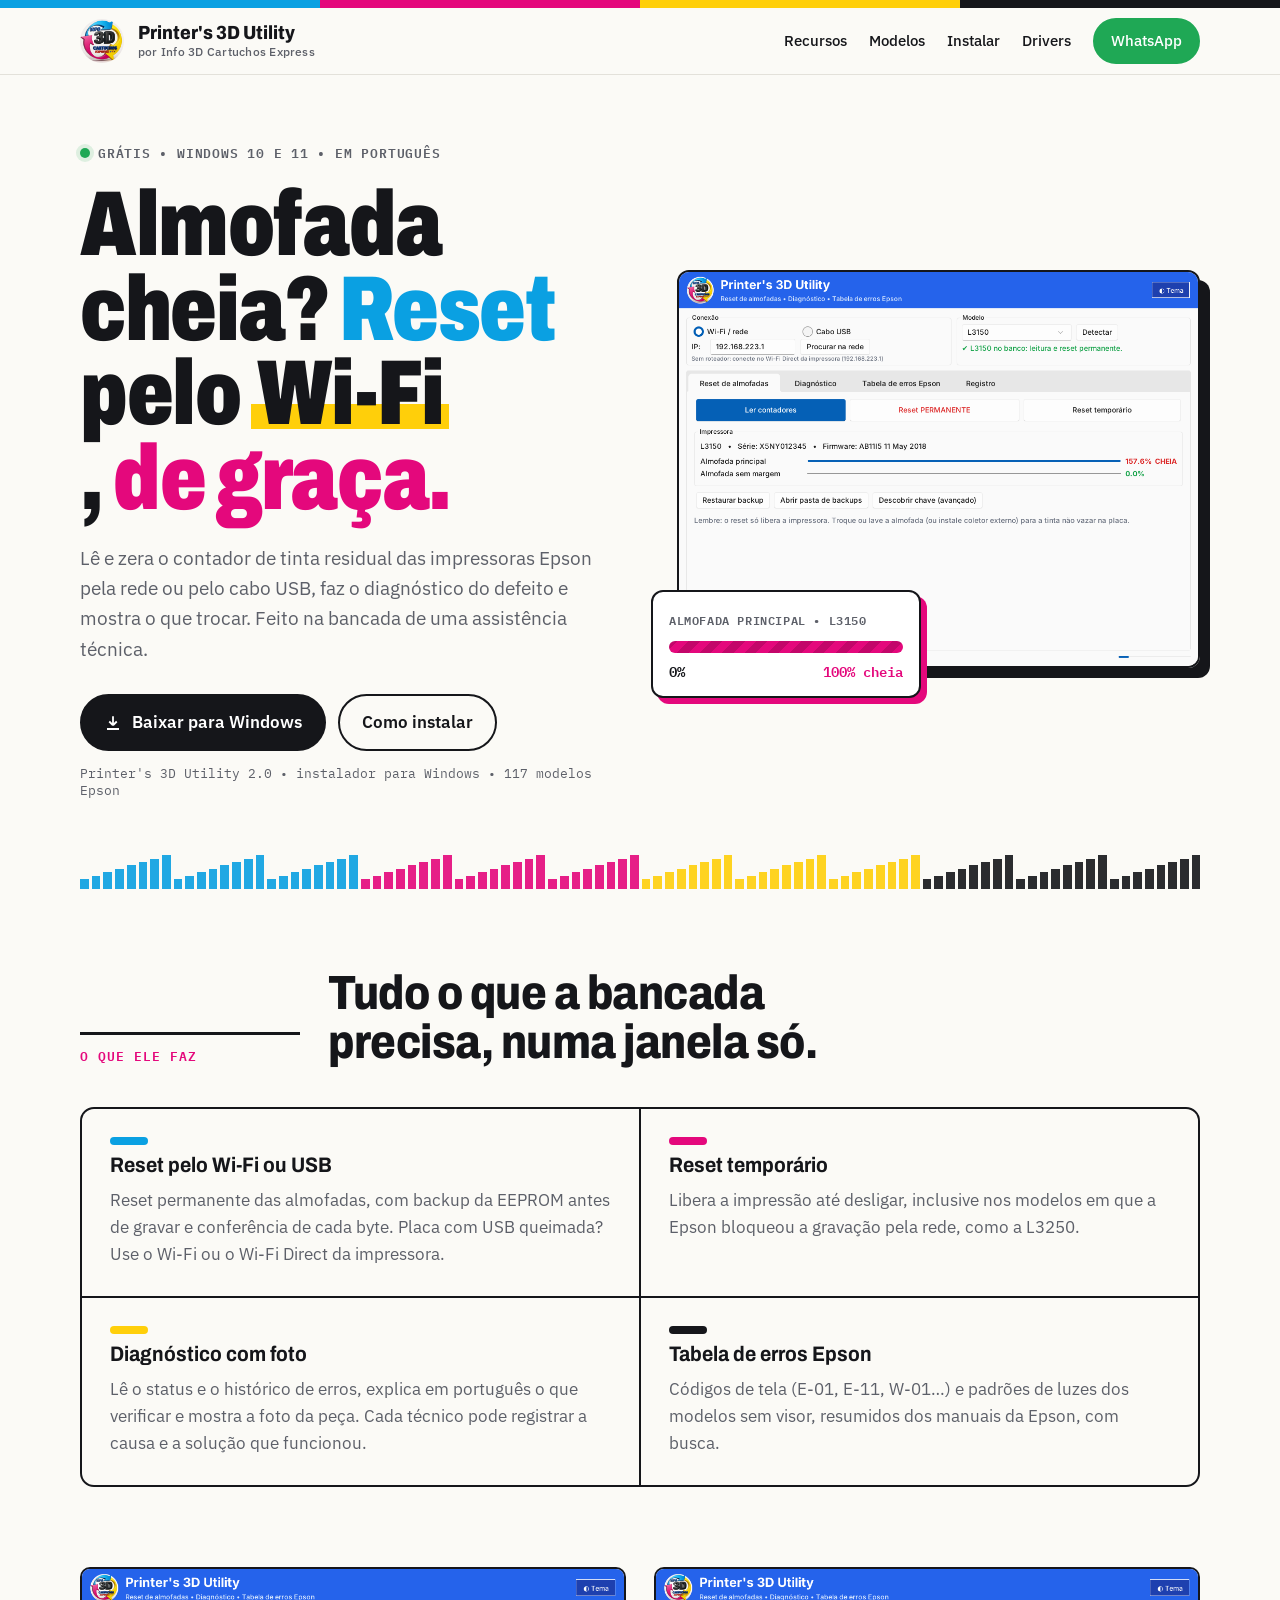
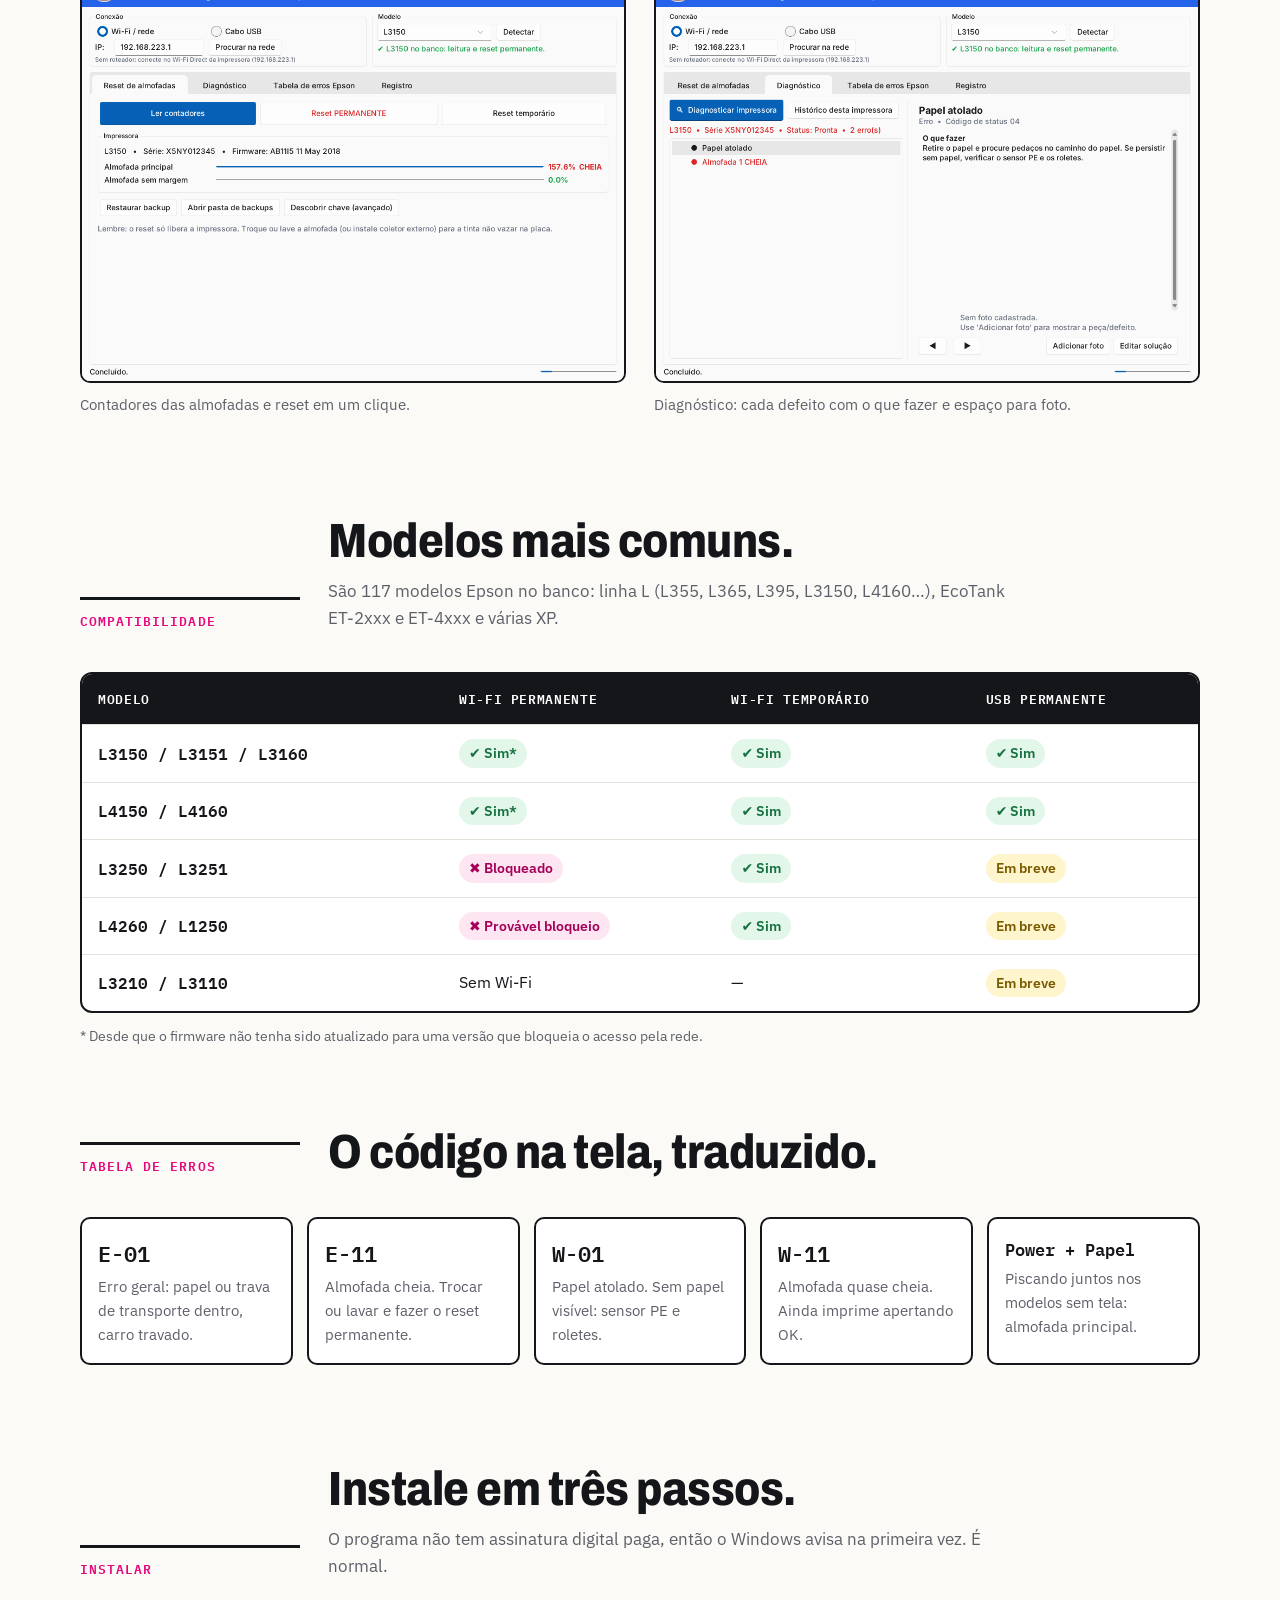
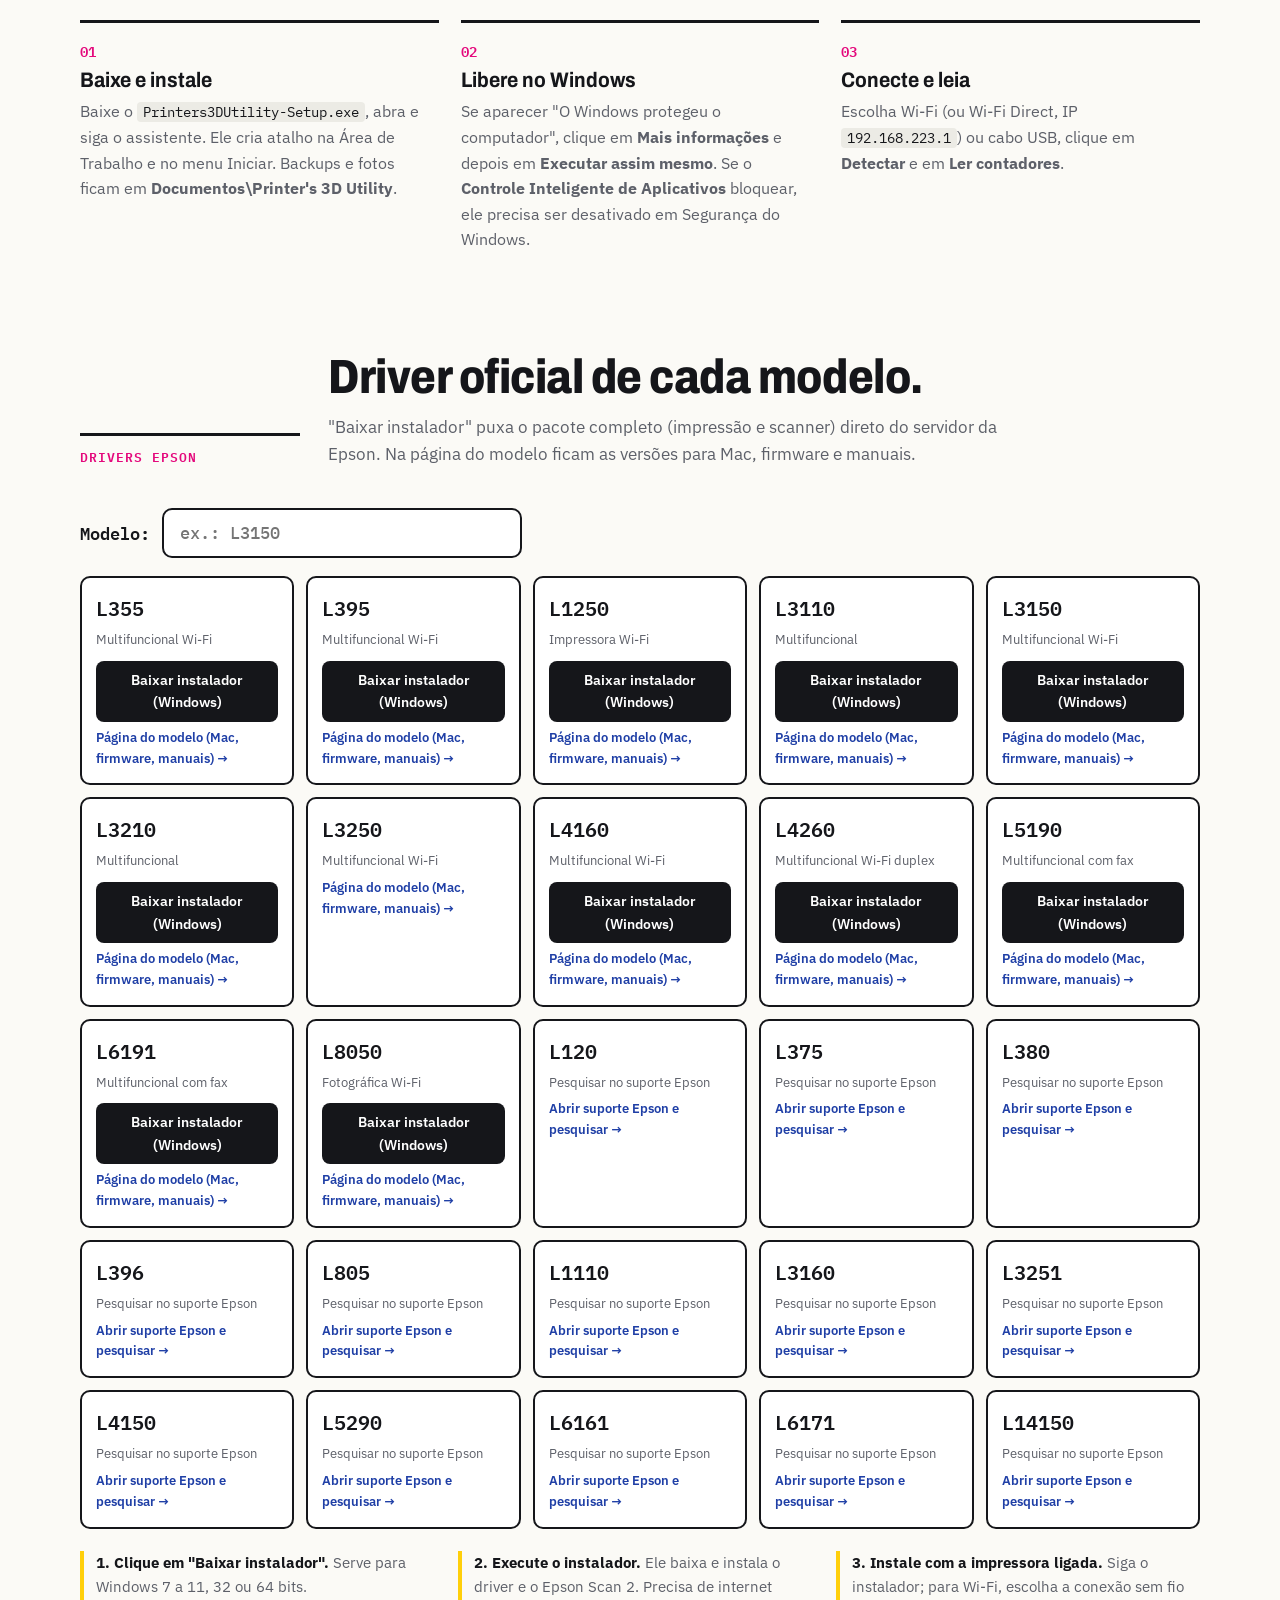
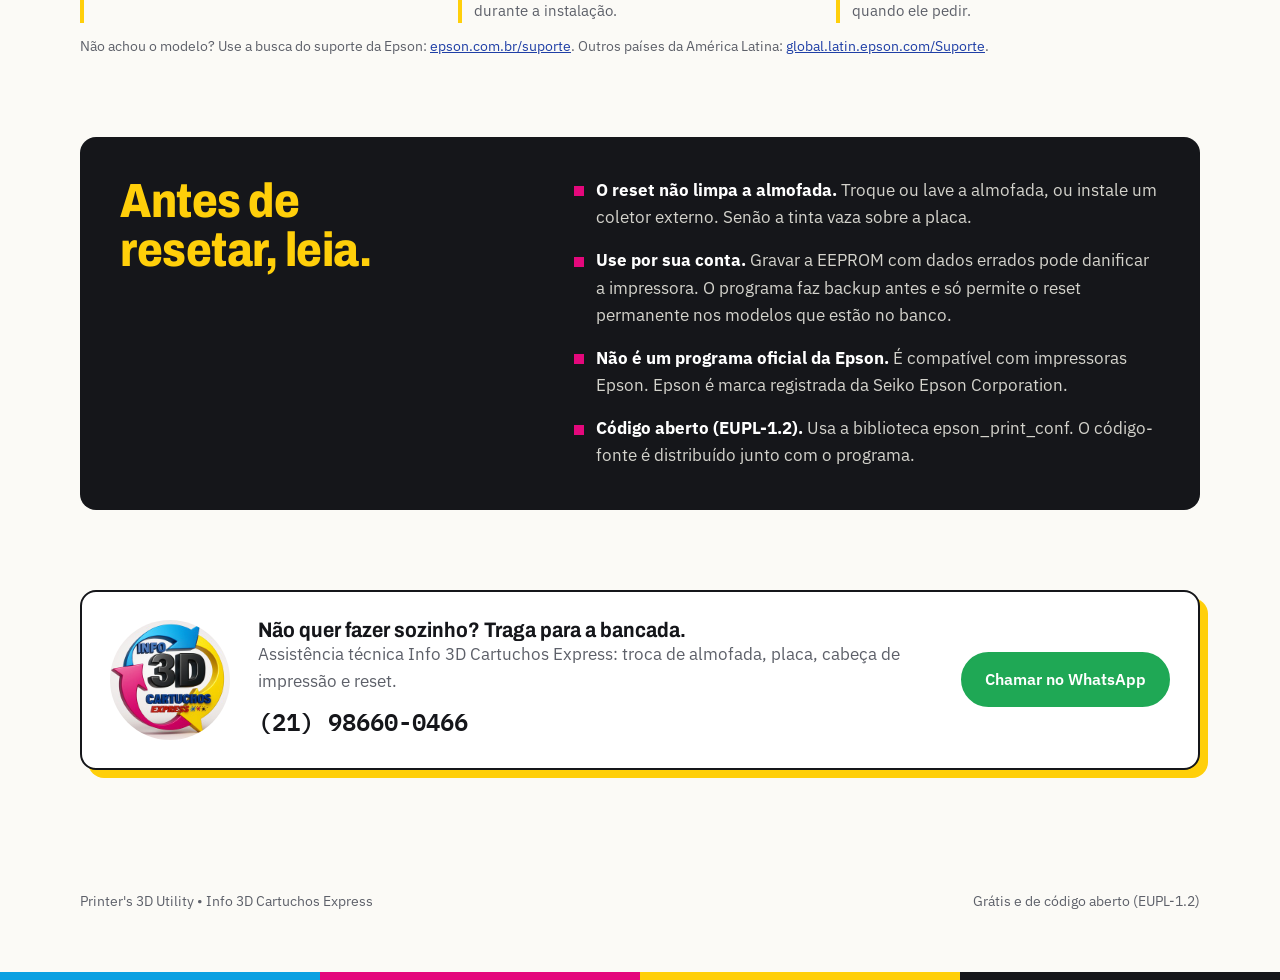
<file: index.html>
<!DOCTYPE html>
<html lang="pt-BR">
<head>
<meta charset="utf-8">
<meta name="viewport" content="width=device-width, initial-scale=1">
<title>Printer's 3D Utility</title>
<meta name="description" content="Programa grátis para Windows: reset de almofadas Epson pelo Wi-Fi ou USB, diagnóstico de defeitos e tabela de erros em português. Da assistência Info 3D Cartuchos Express.">
<link rel="icon" href="logo.jpg">
<link rel="preconnect" href="https://fonts.googleapis.com">
<link rel="preconnect" href="https://fonts.gstatic.com" crossorigin>
<link href="https://fonts.googleapis.com/css2?family=Archivo:wdth,wght@62..125,400..900&family=IBM+Plex+Mono:wght@400;600&family=IBM+Plex+Sans:wght@400;500;600&display=swap" rel="stylesheet">
<style>
  :root {
    /* Papel de impressão + as quatro tintas CMYK do logo. Layout: página de teste de impressora, faixas e marcas de registro. */
    --papel: #fbfaf6;
    --tinta: #15161a;
    --ciano: #0aa0e2;
    --magenta: #e4087c;
    --amarelo: #ffcf0a;
    --azul: #1f3fa6;
    --cinza: #5d6069;
    --linha: #e3e1da;
    --display: "Archivo", "Arial Narrow", system-ui, sans-serif;
    --corpo: "IBM Plex Sans", system-ui, -apple-system, "Segoe UI", sans-serif;
    --mono: "IBM Plex Mono", ui-monospace, Consolas, monospace;
    color-scheme: light;
  }
  * { box-sizing: border-box; }
  html { scroll-behavior: smooth; }
  @media (prefers-reduced-motion: reduce) { html { scroll-behavior: auto; } * { animation: none !important; transition: none !important; } }
  body { margin: 0; background: var(--papel); color: var(--tinta); font: 400 17px/1.6 var(--corpo); }
  img { max-width: 100%; height: auto; display: block; }
  a { color: var(--azul); }
  a:focus-visible, button:focus-visible { outline: 3px solid var(--ciano); outline-offset: 3px; border-radius: 6px; }
  .wrap { width: min(1120px, 100% - 40px); margin-inline: auto; }
  h1, h2, h3 { font-family: var(--display); text-wrap: balance; line-height: 1.02; margin: 0; }
  h2 { font-size: clamp(30px, 4.4vw, 48px); font-weight: 800; font-stretch: 85%; letter-spacing: -0.01em; }
  h3 { font-size: 21px; font-weight: 700; font-stretch: 90%; }
  p { margin: 0; }
  .mono { font-family: var(--mono); }

  /* Faixa CMYK (como a barra de cores de uma página de teste) */
  .cmyk { display: grid; grid-template-columns: repeat(4, 1fr); height: 8px; }
  .cmyk span:nth-child(1) { background: var(--ciano); }
  .cmyk span:nth-child(2) { background: var(--magenta); }
  .cmyk span:nth-child(3) { background: var(--amarelo); }
  .cmyk span:nth-child(4) { background: var(--tinta); }

  /* Topo */
  header.topo { position: sticky; top: 0; z-index: 10; background: color-mix(in srgb, var(--papel) 92%, transparent); backdrop-filter: blur(8px); border-bottom: 1px solid var(--linha); }
  .topo .wrap { display: flex; align-items: center; gap: 14px; padding: 10px 0; }
  .topo img { width: 44px; height: 44px; border-radius: 50%; }
  .marca { font-family: var(--display); font-weight: 800; font-stretch: 90%; font-size: 19px; line-height: 1.1; }
  .marca small { display: block; font: 500 12px var(--corpo); color: var(--cinza); letter-spacing: .02em; }
  .topo nav { margin-left: auto; display: flex; gap: 22px; align-items: center; }
  .topo nav a { color: var(--tinta); text-decoration: none; font-weight: 500; font-size: 15px; }
  .topo nav a:hover { color: var(--magenta); }
  @media (max-width: 760px) { .topo nav a:not(.bt) { display: none; } }

  .bt { display: inline-flex; align-items: center; gap: 10px; padding: 13px 22px; border-radius: 999px; font-weight: 600; text-decoration: none; border: 2px solid var(--tinta); transition: transform .15s, box-shadow .15s; }
  .bt:hover { transform: translateY(-2px); box-shadow: 4px 4px 0 var(--tinta); }
  .bt-escuro { background: var(--tinta); color: #fff !important; }
  .bt-claro { background: transparent; color: var(--tinta) !important; }
  .bt-wpp { background: #1fa855; border-color: #1fa855; color: #fff !important; padding: 9px 16px; font-size: 14px; }
  .bt-wpp:hover { box-shadow: 4px 4px 0 #0f6b33; }

  /* Hero */
  .hero { padding: 64px 0 56px; position: relative; overflow: hidden; }
  .hero .wrap { display: grid; grid-template-columns: 1.05fr 1fr; gap: 48px; align-items: center; }
  @media (max-width: 900px) { .hero .wrap { grid-template-columns: 1fr; } }
  .selo { display: inline-flex; gap: 8px; align-items: center; font: 600 13px var(--mono); text-transform: uppercase; letter-spacing: .06em; color: var(--cinza); margin-bottom: 18px; }
  .selo i { width: 10px; height: 10px; border-radius: 50%; background: #1fa855; box-shadow: 0 0 0 4px #1fa85522; }
  .hero h1 { font-size: clamp(44px, 7.4vw, 92px); font-weight: 900; font-stretch: 75%; letter-spacing: -0.015em; line-height: .92; }
  .hero h1 .c { color: var(--ciano); }
  .hero h1 .m { color: var(--magenta); }
  .hero h1 .u { display: inline-block; background: linear-gradient(transparent 62%, var(--amarelo) 62% 92%, transparent 92%); padding: 0 .06em; }
  .hero .sub { font-size: 19px; color: var(--cinza); max-width: 34em; margin: 22px 0 30px; }
  .hero .acoes { display: flex; flex-wrap: wrap; gap: 12px; align-items: center; }
  .nota-dl { font: 400 13px var(--mono); color: var(--cinza); margin-top: 14px; }

  /* Medidor da almofada: o detalhe que só este assunto tem */
  .tela { position: relative; }
  .tela img { border-radius: 12px; border: 2px solid var(--tinta); box-shadow: 10px 10px 0 var(--tinta); }
  .medidor { position: absolute; left: -26px; bottom: -30px; background: #fff; border: 2px solid var(--tinta); border-radius: 12px; padding: 14px 16px; width: 270px; box-shadow: 6px 6px 0 var(--magenta); }
  .medidor b { font: 600 12px var(--mono); text-transform: uppercase; letter-spacing: .05em; color: var(--cinza); }
  .barra { height: 12px; border-radius: 99px; background: var(--linha); overflow: hidden; margin: 8px 0 6px; }
  .barra span { display: block; height: 100%; width: 100%; background: repeating-linear-gradient(-45deg, var(--magenta) 0 8px, #c3066a 8px 16px); animation: esvazia 4.5s ease-in-out 1s infinite alternate; transform-origin: left; }
  @keyframes esvazia { 0%, 25% { transform: scaleX(1); } 75%, 100% { transform: scaleX(0.02); background: var(--ciano); } }
  .medidor .num { display: flex; justify-content: space-between; font: 600 14px var(--mono); }
  .medidor .num em { font-style: normal; color: var(--magenta); }
  @media (max-width: 900px) { .medidor { left: 12px; bottom: -24px; } .tela { margin-bottom: 30px; } }

  /* Escada de bicos (padrão de teste de bicos) como divisor */
  .bicos { display: flex; gap: 3px; height: 34px; align-items: end; overflow: hidden; opacity: .9; }
  .bicos span { flex: 1; min-width: 3px; }

  section { padding: 80px 0; }
  .cab-sec { display: grid; grid-template-columns: 220px 1fr; gap: 28px; margin-bottom: 40px; align-items: end; }
  .cab-sec .rot { font: 600 13px var(--mono); text-transform: uppercase; letter-spacing: .08em; color: var(--magenta); border-top: 3px solid var(--tinta); padding-top: 10px; }
  .cab-sec p { color: var(--cinza); max-width: 40em; margin-top: 12px; }
  @media (max-width: 760px) { .cab-sec { grid-template-columns: 1fr; gap: 10px; } }

  /* Recursos */
  .recursos { display: grid; grid-template-columns: repeat(2, 1fr); gap: 2px; background: var(--tinta); border: 2px solid var(--tinta); border-radius: 14px; overflow: hidden; }
  @media (max-width: 760px) { .recursos { grid-template-columns: 1fr; } }
  .rec { background: var(--papel); padding: 28px; display: grid; gap: 10px; align-content: start; }
  .rec .tag { width: 38px; height: 8px; border-radius: 4px; }
  .rec p { color: var(--cinza); }

  /* Duas telas */
  .telas { display: grid; grid-template-columns: 1fr 1fr; gap: 28px; }
  @media (max-width: 760px) { .telas { grid-template-columns: 1fr; } }
  .telas figure { margin: 0; }
  .telas img { border: 2px solid var(--tinta); border-radius: 10px; }
  .telas figcaption { font-size: 15px; color: var(--cinza); margin-top: 10px; }

  /* Tabela de modelos */
  .tabela { overflow-x: auto; border: 2px solid var(--tinta); border-radius: 12px; background: #fff; }
  table { width: 100%; border-collapse: collapse; min-width: 640px; font-size: 16px; }
  th, td { padding: 14px 16px; text-align: left; border-bottom: 1px solid var(--linha); }
  th { font: 600 13px var(--mono); text-transform: uppercase; letter-spacing: .05em; background: var(--tinta); color: #fff; }
  td:first-child { font-family: var(--mono); font-weight: 600; }
  tr:last-child td { border-bottom: 0; }
  .ok, .nao, .med { display: inline-flex; align-items: center; gap: 6px; font-size: 14px; font-weight: 600; padding: 3px 10px; border-radius: 99px; }
  .ok { background: #e3f6ea; color: #157140; }
  .nao { background: #fde6f1; color: #a5005a; }
  .med { background: #fff5cc; color: #7a5a00; }
  .rodape-tab { font-size: 14px; color: var(--cinza); margin-top: 12px; }

  /* Códigos de erro */
  .codigos { display: grid; grid-template-columns: repeat(auto-fill, minmax(200px, 1fr)); gap: 14px; }
  .cod { border: 2px solid var(--tinta); border-radius: 10px; padding: 16px; background: #fff; }
  .cod .k { font: 600 22px var(--mono); }
  .cod p { font-size: 15px; color: var(--cinza); margin-top: 4px; }

  /* Passos */
  .passos { counter-reset: p; display: grid; grid-template-columns: repeat(3, 1fr); gap: 22px; }
  @media (max-width: 900px) { .passos { grid-template-columns: 1fr; } }
  .passo { counter-increment: p; border-top: 3px solid var(--tinta); padding-top: 16px; display: grid; gap: 8px; align-content: start; }
  .passo::before { content: counter(p, decimal-leading-zero); font: 600 14px var(--mono); color: var(--magenta); }
  .passo p { color: var(--cinza); font-size: 16px; }
  .passo code { font-family: var(--mono); background: #ecebe5; padding: 1px 6px; border-radius: 4px; font-size: 14px; color: var(--tinta); }

  /* Avisos */
  .avisos { background: var(--tinta); color: #f1f0ea; border-radius: 16px; padding: 40px; display: grid; grid-template-columns: 1fr 1.4fr; gap: 36px; }
  .avisos h2 { color: var(--amarelo); }
  .avisos ul { margin: 0; padding: 0; list-style: none; display: grid; gap: 16px; }
  .avisos li { padding-left: 22px; position: relative; color: #d4d3cc; }
  .avisos li::before { content: ""; position: absolute; left: 0; top: .55em; width: 10px; height: 10px; background: var(--magenta); }
  .avisos li b { color: #fff; }
  @media (max-width: 860px) { .avisos { grid-template-columns: 1fr; padding: 28px; } }

  /* Contato */
  .contato { display: grid; grid-template-columns: auto 1fr auto; gap: 28px; align-items: center; border: 2px solid var(--tinta); border-radius: 16px; padding: 28px; background: #fff; box-shadow: 8px 8px 0 var(--amarelo); }
  .contato img { width: 120px; height: 120px; border-radius: 50%; }
  .contato .tel { font: 600 24px var(--mono); margin-top: 6px; }
  .contato p { color: var(--cinza); }
  @media (max-width: 760px) { .contato { grid-template-columns: 1fr; text-align: left; } }


  /* Drivers */
  .drv-busca { display: flex; gap: 12px; align-items: center; margin-bottom: 18px; flex-wrap: wrap; }
  .drv-busca input { font: 500 17px var(--mono); padding: 12px 16px; border: 2px solid var(--tinta); border-radius: 10px; background: #fff; width: min(360px, 100%); }
  .drv-busca input:focus-visible { outline: 3px solid var(--ciano); outline-offset: 2px; }
  .drivers { display: grid; grid-template-columns: repeat(auto-fill, minmax(180px, 1fr)); gap: 12px; }
  .drv { display: grid; gap: 6px; align-content: start; border: 2px solid var(--tinta); border-radius: 10px; padding: 14px; background: #fff; color: var(--tinta); }
  .drv-bt { display: inline-block; margin-top: 4px; padding: 8px 10px; border-radius: 8px; background: var(--tinta); color: #fff !important; font-size: 14px; font-weight: 600; text-decoration: none; text-align: center; }
  .drv-bt:hover { background: var(--azul); }
  .drv-lk { font-size: 13px; font-weight: 600; text-decoration: none; }
  .drv b { font: 600 20px var(--mono); }
  .drv span { font-size: 13px; color: var(--cinza); }
  .drv-passos { margin-top: 22px; display: grid; grid-template-columns: repeat(auto-fit, minmax(240px, 1fr)); gap: 14px; font-size: 15px; color: var(--cinza); }
  .drv-passos div { border-left: 4px solid var(--amarelo); padding-left: 12px; }
  .drv-passos b { color: var(--tinta); }

  footer { padding: 40px 0 60px; font-size: 14px; color: var(--cinza); }
  footer .wrap { display: flex; flex-wrap: wrap; gap: 10px 30px; justify-content: space-between; }
</style>
</head>
<body>

<div class="cmyk" aria-hidden="true"><span></span><span></span><span></span><span></span></div>
<header class="topo">
  <div class="wrap">
    <img src="logo.jpg" alt="Logo Info 3D Cartuchos Express">
    <div class="marca">Printer's 3D Utility<small>por Info 3D Cartuchos Express</small></div>
    <nav>
      <a href="#recursos">Recursos</a>
      <a href="#modelos">Modelos</a>
      <a href="#instalar">Instalar</a>
      <a href="#drivers">Drivers</a>
      <a class="bt bt-wpp" href="https://wa.me/5521986600466">WhatsApp</a>
    </nav>
  </div>
</header>

<main>
<section class="hero">
  <div class="wrap">
    <div>
      <div class="selo"><i></i>Grátis • Windows 10 e 11 • Em português</div>
      <h1>Almofada cheia? <span class="c">Reset</span> pelo <span class="u">Wi-Fi</span>, <span class="m">de graça.</span></h1>
      <p class="sub">Lê e zera o contador de tinta residual das impressoras Epson pela rede ou pelo cabo USB, faz o diagnóstico do defeito e mostra o que trocar. Feito na bancada de uma assistência técnica.</p>
      <div class="acoes">
        <a class="bt bt-escuro" href="https://github.com/luanullmann/info3dcartuchos/releases/latest/download/Printers3DUtility-Setup.exe">
          <svg width="18" height="18" viewBox="0 0 24 24" fill="none" stroke="currentColor" stroke-width="2.4" aria-hidden="true"><path d="M12 3v12m0 0-5-5m5 5 5-5M4 20h16"/></svg>
          Baixar para Windows
        </a>
        <a class="bt bt-claro" href="#instalar">Como instalar</a>
      </div>
      <p class="nota-dl">Printer's 3D Utility 2.0 • instalador para Windows • 117 modelos Epson</p>
    </div>
    <div class="tela">
      <img src="tela-reset.png" alt="Tela do programa mostrando a almofada principal em 157% e o botão de reset permanente" width="1000" height="760">
      <div class="medidor" aria-hidden="true">
        <b>Almofada principal • L3150</b>
        <div class="barra"><span></span></div>
        <div class="num"><span>0%</span><em>100% cheia</em></div>
      </div>
    </div>
  </div>
</section>

<div class="wrap"><div class="bicos" id="bicos" aria-hidden="true"></div></div>

<section id="recursos">
  <div class="wrap">
    <div class="cab-sec">
      <div class="rot">O que ele faz</div>
      <div><h2>Tudo o que a bancada precisa, numa janela só.</h2></div>
    </div>
    <div class="recursos">
      <div class="rec"><div class="tag" style="background:var(--ciano)"></div><h3>Reset pelo Wi-Fi ou USB</h3><p>Reset permanente das almofadas, com backup da EEPROM antes de gravar e conferência de cada byte. Placa com USB queimada? Use o Wi-Fi ou o Wi-Fi Direct da impressora.</p></div>
      <div class="rec"><div class="tag" style="background:var(--magenta)"></div><h3>Reset temporário</h3><p>Libera a impressão até desligar, inclusive nos modelos em que a Epson bloqueou a gravação pela rede, como a L3250.</p></div>
      <div class="rec"><div class="tag" style="background:var(--amarelo)"></div><h3>Diagnóstico com foto</h3><p>Lê o status e o histórico de erros, explica em português o que verificar e mostra a foto da peça. Cada técnico pode registrar a causa e a solução que funcionou.</p></div>
      <div class="rec"><div class="tag" style="background:var(--tinta)"></div><h3>Tabela de erros Epson</h3><p>Códigos de tela (E-01, E-11, W-01…) e padrões de luzes dos modelos sem visor, resumidos dos manuais da Epson, com busca.</p></div>
    </div>
  </div>
</section>

<section style="padding-top:0">
  <div class="wrap telas">
    <figure><img src="tela-reset.png" alt="Aba de reset com barras das almofadas" loading="lazy" width="1000" height="760"><figcaption>Contadores das almofadas e reset em um clique.</figcaption></figure>
    <figure><img src="tela-diagnostico.png" alt="Aba de diagnóstico listando papel atolado e almofada cheia" loading="lazy" width="1000" height="760"><figcaption>Diagnóstico: cada defeito com o que fazer e espaço para foto.</figcaption></figure>
  </div>
</section>

<section id="modelos" style="padding-top:20px">
  <div class="wrap">
    <div class="cab-sec">
      <div class="rot">Compatibilidade</div>
      <div><h2>Modelos mais comuns.</h2><p>São 117 modelos Epson no banco: linha L (L355, L365, L395, L3150, L4160…), EcoTank ET-2xxx e ET-4xxx e várias XP.</p></div>
    </div>
    <div class="tabela">
      <table>
        <thead><tr><th>Modelo</th><th>Wi-Fi permanente</th><th>Wi-Fi temporário</th><th>USB permanente</th></tr></thead>
        <tbody>
          <tr><td>L3150 / L3151 / L3160</td><td><span class="ok">✔ Sim*</span></td><td><span class="ok">✔ Sim</span></td><td><span class="ok">✔ Sim</span></td></tr>
          <tr><td>L4150 / L4160</td><td><span class="ok">✔ Sim*</span></td><td><span class="ok">✔ Sim</span></td><td><span class="ok">✔ Sim</span></td></tr>
          <tr><td>L3250 / L3251</td><td><span class="nao">✖ Bloqueado</span></td><td><span class="ok">✔ Sim</span></td><td><span class="med">Em breve</span></td></tr>
          <tr><td>L4260 / L1250</td><td><span class="nao">✖ Provável bloqueio</span></td><td><span class="ok">✔ Sim</span></td><td><span class="med">Em breve</span></td></tr>
          <tr><td>L3210 / L3110</td><td>Sem Wi-Fi</td><td>—</td><td><span class="med">Em breve</span></td></tr>
        </tbody>
      </table>
    </div>
    <p class="rodape-tab">* Desde que o firmware não tenha sido atualizado para uma versão que bloqueia o acesso pela rede.</p>
  </div>
</section>

<section style="padding-top:0">
  <div class="wrap">
    <div class="cab-sec">
      <div class="rot">Tabela de erros</div>
      <div><h2>O código na tela, traduzido.</h2></div>
    </div>
    <div class="codigos">
      <div class="cod"><div class="k">E-01</div><p>Erro geral: papel ou trava de transporte dentro, carro travado.</p></div>
      <div class="cod"><div class="k">E-11</div><p>Almofada cheia. Trocar ou lavar e fazer o reset permanente.</p></div>
      <div class="cod"><div class="k">W-01</div><p>Papel atolado. Sem papel visível: sensor PE e roletes.</p></div>
      <div class="cod"><div class="k">W-11</div><p>Almofada quase cheia. Ainda imprime apertando OK.</p></div>
      <div class="cod"><div class="k" style="font-size:17px">Power + Papel</div><p>Piscando juntos nos modelos sem tela: almofada principal.</p></div>
    </div>
  </div>
</section>

<section id="instalar" style="padding-top:20px">
  <div class="wrap">
    <div class="cab-sec">
      <div class="rot">Instalar</div>
      <div><h2>Instale em três passos.</h2><p>O programa não tem assinatura digital paga, então o Windows avisa na primeira vez. É normal.</p></div>
    </div>
    <div class="passos">
      <div class="passo"><h3>Baixe e instale</h3><p>Baixe o <code>Printers3DUtility-Setup.exe</code>, abra e siga o assistente. Ele cria atalho na Área de Trabalho e no menu Iniciar. Backups e fotos ficam em <b>Documentos\Printer's 3D Utility</b>.</p></div>
      <div class="passo"><h3>Libere no Windows</h3><p>Se aparecer "O Windows protegeu o computador", clique em <b>Mais informações</b> e depois em <b>Executar assim mesmo</b>. Se o <b>Controle Inteligente de Aplicativos</b> bloquear, ele precisa ser desativado em Segurança do Windows.</p></div>
      <div class="passo"><h3>Conecte e leia</h3><p>Escolha Wi-Fi (ou Wi-Fi Direct, IP <code>192.168.223.1</code>) ou cabo USB, clique em <b>Detectar</b> e em <b>Ler contadores</b>.</p></div>
    </div>
  </div>
</section>


<section id="drivers" style="padding-top:20px">
  <div class="wrap">
    <div class="cab-sec">
      <div class="rot">Drivers Epson</div>
      <div><h2>Driver oficial de cada modelo.</h2><p>"Baixar instalador" puxa o pacote completo (impressão e scanner) direto do servidor da Epson. Na página do modelo ficam as versões para Mac, firmware e manuais.</p></div>
    </div>
    <div class="drv-busca">
      <label for="busca-drv" class="mono" style="font-weight:600">Modelo:</label>
      <input id="busca-drv" type="search" placeholder="ex.: L3150" autocomplete="off">
    </div>
    <div class="drivers" id="lista-drv"></div>
    <div class="drv-passos">
      <div><b>1. Clique em "Baixar instalador".</b> Serve para Windows 7 a 11, 32 ou 64 bits.</div>
      <div><b>2. Execute o instalador.</b> Ele baixa e instala o driver e o Epson Scan 2. Precisa de internet durante a instalação.</div>
      <div><b>3. Instale com a impressora ligada.</b> Siga o instalador; para Wi-Fi, escolha a conexão sem fio quando ele pedir.</div>
    </div>
    <p class="rodape-tab">Não achou o modelo? Use a busca do suporte da Epson: <a href="https://epson.com.br/suporte">epson.com.br/suporte</a>. Outros países da América Latina: <a href="https://global.latin.epson.com/Suporte">global.latin.epson.com/Suporte</a>.</p>
  </div>
</section>

<section style="padding-top:0">
  <div class="wrap avisos">
    <div><h2>Antes de resetar, leia.</h2></div>
    <ul>
      <li><b>O reset não limpa a almofada.</b> Troque ou lave a almofada, ou instale um coletor externo. Senão a tinta vaza sobre a placa.</li>
      <li><b>Use por sua conta.</b> Gravar a EEPROM com dados errados pode danificar a impressora. O programa faz backup antes e só permite o reset permanente nos modelos que estão no banco.</li>
      <li><b>Não é um programa oficial da Epson.</b> É compatível com impressoras Epson. Epson é marca registrada da Seiko Epson Corporation.</li>
      <li><b>Código aberto (EUPL-1.2).</b> Usa a biblioteca epson_print_conf. O código-fonte é distribuído junto com o programa.</li>
    </ul>
  </div>
</section>

<section style="padding-top:0">
  <div class="wrap contato">
    <img src="logo.jpg" alt="Info 3D Cartuchos Express">
    <div>
      <h3>Não quer fazer sozinho? Traga para a bancada.</h3>
      <p>Assistência técnica Info 3D Cartuchos Express: troca de almofada, placa, cabeça de impressão e reset.</p>
      <div class="tel">(21) 98660-0466</div>
    </div>
    <a class="bt bt-wpp" style="padding:13px 22px;font-size:16px" href="https://wa.me/5521986600466">Chamar no WhatsApp</a>
  </div>
</section>
</main>

<footer>
  <div class="wrap">
    <span>Printer's 3D Utility • Info 3D Cartuchos Express</span>
    <span>Grátis e de código aberto (EUPL-1.2)</span>
  </div>
</footer>
<div class="cmyk" aria-hidden="true"><span></span><span></span><span></span><span></span></div>

<script>
  // Escada do teste de bicos: blocos C, M, Y, K em degraus, como no padrão impresso pela Epson.
  (function () {
    var el = document.getElementById("bicos");
    if (!el) return;
    var cores = ["var(--ciano)", "var(--magenta)", "var(--amarelo)", "var(--tinta)"];
    var html = "";
    for (var i = 0; i < 96; i++) {
      var h = 30 + 70 * ((i % 8) / 7);
      html += '<span style="background:' + cores[Math.floor(i / 24)] + ';height:' + h + '%"></span>';
    }
    el.innerHTML = html;
  })();

  // Drivers: cartões dos modelos mais comuns, com link para o suporte oficial da Epson Brasil.
  (function () {
    var modelos = [
      ["L355", "Multifuncional Wi-Fi", "https://epson.com.br/Suporte/Impressoras/Impressoras-multifuncionais/Epson-L/Epson-L355/s/SPT_C11CC86201", "https://ftp.epson.com/latin/drivers/Multi/l355__/L355_Lite_Installer_Win_3.0ASP_GM.exe"],
      ["L395", "Multifuncional Wi-Fi", "https://epson.com.br/Suporte/Impressoras/Impressoras-multifuncionais/Epson-L/Epson-L395/s/SPT_C11CF46301", "https://ftp.epson.com/latin/drivers/inkjet/L395_Lite_LA.exe"],
      ["L1250", "Impressora Wi-Fi", "https://epson.com.br/Suporte/Impressoras/Impressoras-de-fun%C3%A7%C3%A3o-%C3%BAnica/Epson-L/Epson-L1250/s/SPT_C11CJ71301", "https://ftp.epson.com/latin/drivers/inkjet/L1250_Lite_LA.exe"],
      ["L3110", "Multifuncional", "https://epson.com.br/Suporte/Impressoras/Impressoras-multifuncionais/Epson-L/Epson-L3110/s/SPT_C11CG87301", "https://ftp.epson.com/latin/drivers/inkjet/L3110_Lite_LA.exe"],
      ["L3150", "Multifuncional Wi-Fi", "https://epson.com.br/Suporte/Impressoras/Impressoras-multifuncionais/Epson-L/Epson-L3150/s/SPT_C11CG86301", "https://ftp.epson.com/latin/drivers/inkjet/L3150_Lite_LA.exe"],
      ["L3210", "Multifuncional", "https://epson.com.br/Suporte/Impressoras/Impressoras-multifuncionais/Epson-L/Epson-L3210/s/SPT_C11CJ68301", "https://ftp.epson.com/latin/drivers/inkjet/L3210_Lite_LA.exe"],
      ["L3250", "Multifuncional Wi-Fi", "https://epson.com.br/Suporte/Impressoras/Impressoras-multifuncionais/Epson-L/Epson-L3250/s/SPT_C11CJ67301", ""],
      ["L4160", "Multifuncional Wi-Fi", "https://epson.com.br/Suporte/Impressoras/Impressoras-multifuncionais/Epson-L/Epson-L4160/s/SPT_C11CG23301", "https://ftp.epson.com/latin/drivers/inkjet/L4160_Lite_LA.exe"],
      ["L4260", "Multifuncional Wi-Fi duplex", "https://epson.com.br/Suporte/Impressoras/Impressoras-multifuncionais/Epson-L/Epson-L4260/s/SPT_C11CJ63301", "https://ftp.epson.com/latin/drivers/inkjet/L4260_Lite_LA.exe"],
      ["L5190", "Multifuncional com fax", "https://epson.com.br/Suporte/Impressoras/Impressoras-multifuncionais/Epson-L/Epson-L5190/s/SPT_C11CG85301", "https://ftp.epson.com/latin/drivers/inkjet/L5190_Lite_LA.exe"],
      ["L6191", "Multifuncional com fax", "https://epson.com.br/Suporte/Impressoras/Impressoras-multifuncionais/Epson-L/Epson-L6191/s/SPT_C11CG19302", "https://ftp.epson.com/latin/drivers/inkjet/L6191_Lite_LA.exe"],
      ["L8050", "Fotográfica Wi-Fi", "https://epson.com.br/Suporte/Impressoras/Impressoras-de-fun%C3%A7%C3%A3o-%C3%BAnica/Epson-L/Epson-L8050/s/SPT_C11CK37301", "https://ftp.epson.com/latin/drivers/inkjet/L8050_Lite_SPLA.exe"],
      ["L120", "", "", " "],
      ["L375", "", "", " "],
      ["L380", "", "", " "],
      ["L396", "", "", " "],
      ["L805", "", "", " "],
      ["L1110", "", "", " "],
      ["L3160", "", "", " "],
      ["L3251", "", "", " "],
      ["L4150", "", "", " "],
      ["L5290", "", "", " "],
      ["L6161", "", "", " "],
      ["L6171", "", "", " "],
      ["L14150", "", "", " "]
    ];
    var lista = document.getElementById("lista-drv");
    var busca = document.getElementById("busca-drv");
    if (!lista) return;
    function desenha() {
      var t = (busca.value || "").toUpperCase().replace(/\s/g, "");
      var html = "";
      modelos.forEach(function (m) {
        if (t && m[0].indexOf(t) < 0) return;
        var oficial = m[2] !== "";
        html += '<div class="drv"><b>' + m[0] + '</b><span>' + (m[1] || "Pesquisar no suporte Epson") + '</span>';
        if (m[3] && m[3] !== " ") {
          html += '<a class="drv-bt" href="' + m[3] + '">Baixar instalador (Windows)</a>';
        }
        html += '<a class="drv-lk" href="' + (oficial ? m[2] : "https://epson.com.br/suporte") + '">' +
                (oficial ? "Página do modelo (Mac, firmware, manuais) →" : "Abrir suporte Epson e pesquisar →") + '</a></div>';
      });
      lista.innerHTML = html || '<p style="color:var(--cinza)">Modelo fora da lista: pesquise direto em epson.com.br/suporte.</p>';
    }
    busca.addEventListener("input", desenha);
    desenha();
  })();
</script>
</body>
</html>
</file>
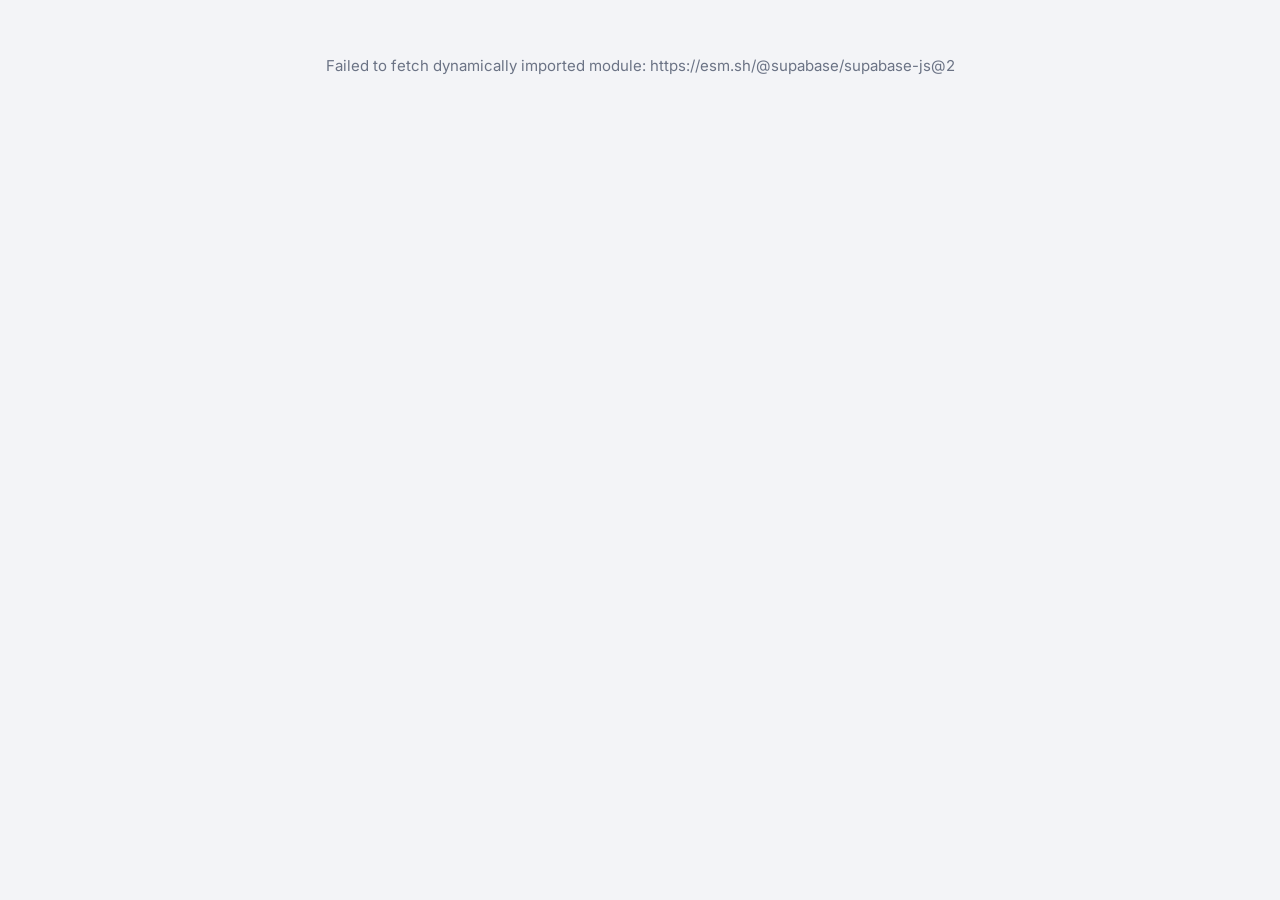
<file: caixa/index.html>
<!doctype html>
<html lang="pt-BR">
<head>
<meta charset="utf-8">
<meta name="viewport" content="width=device-width, initial-scale=1, viewport-fit=cover">
<meta name="theme-color" content="#14213d">
<meta name="apple-mobile-web-app-capable" content="yes">
<meta name="apple-mobile-web-app-status-bar-style" content="black-translucent">
<meta name="apple-mobile-web-app-title" content="Caixa 3D">
<title>Caixa 3D</title>
<link rel="manifest" href="manifest.webmanifest">
<link rel="apple-touch-icon" href="icone-180.png">
<link rel="icon" href="icone-192.png">
<link rel="preconnect" href="https://fonts.googleapis.com">
<link href="https://fonts.googleapis.com/css2?family=Inter:wght@400;500;600;700&display=swap" rel="stylesheet">
<link rel="stylesheet" href="estilo.css?v=1">
<script src="../os/config.js"></script>
<script src="../os/vendor/qrcode.js"></script>
</head>
<body>
<div id="raiz"><p class="vazio">Carregando…</p></div>
<div id="toasts"></div>
<script type="module" src="app.js?v=3"></script>
</body>
</html>
</file>
<file: caixa/estilo.css>
:root { --bg:#f3f4f7; --card:#fff; --tx:#1d2433; --mu:#6b7385; --ln:#e3e6ec; --nav:#14213d; --ac:#1f6feb; --ac2:#e8f0fe; --ok:#138a52; --okbg:#e3f5ec; --bad:#c62828; --badbg:#fde8e8; --warn:#b26a00; --warnbg:#fff3dc; }
* { box-sizing: border-box; -webkit-tap-highlight-color: transparent; }
html, body { margin: 0; background: var(--bg); color: var(--tx); font: 15px/1.4 Inter, system-ui, -apple-system, sans-serif; }
button, input, select { font: inherit; color: inherit; }
.vazio { text-align: center; color: var(--mu); padding: 40px 16px; }
header.top { position: sticky; top: 0; z-index: 5; background: var(--nav); color: #fff; padding: calc(env(safe-area-inset-top) + 12px) 16px 12px; display: flex; align-items: center; gap: 10px; }
header.top h1 { font-size: 18px; margin: 0; font-weight: 700; }
header.top .sp { flex: 1; }
header.top .mini { font-size: 12px; color: #a9b6d6; }
main { padding: 14px 14px calc(env(safe-area-inset-bottom) + 90px); max-width: 720px; margin: 0 auto; }
nav.tabs { position: fixed; bottom: 0; left: 0; right: 0; z-index: 6; background: #fff; border-top: 1px solid var(--ln); display: grid; grid-template-columns: repeat(4, 1fr); padding-bottom: env(safe-area-inset-bottom); }
nav.tabs button { border: 0; background: none; padding: 8px 4px 10px; display: flex; flex-direction: column; align-items: center; gap: 3px; font-size: 12px; color: var(--mu); }
nav.tabs button.on { color: var(--ac); font-weight: 600; }
nav.tabs svg { width: 24px; height: 24px; }
.card { background: var(--card); border: 1px solid var(--ln); border-radius: 14px; padding: 14px; margin-bottom: 12px; }
.card h3 { margin: 0 0 10px; font-size: 15px; }
.g2 { display: grid; grid-template-columns: 1fr 1fr; gap: 10px; margin-bottom: 12px; }
.g2 .card { margin: 0; }
.kpi .l { color: var(--mu); font-size: 12px; } .kpi .v { font-size: 22px; font-weight: 700; margin-top: 2px; } .kpi .s { color: var(--mu); font-size: 12px; }
.row { display: flex; align-items: center; gap: 10px; }
.row .sp { flex: 1; }
.lin { display: flex; gap: 10px; padding: 9px 0; border-bottom: 1px solid #eef0f3; align-items: center; }
.lin:last-child { border-bottom: 0; }
.lin .t { flex: 1; min-width: 0; } .lin .t b { display: block; font-weight: 600; overflow: hidden; text-overflow: ellipsis; }
.lin .t span { color: var(--mu); font-size: 12px; }
.muted { color: var(--mu); } .num { font-variant-numeric: tabular-nums; white-space: nowrap; }
.tag { display: inline-block; padding: 2px 8px; border-radius: 99px; font-size: 12px; font-weight: 600; background: #eef0f4; color: #4a5468; }
.tag.ok { background: var(--okbg); color: var(--ok); } .tag.bad { background: var(--badbg); color: var(--bad); } .tag.warn { background: var(--warnbg); color: var(--warn); } .tag.info { background: var(--ac2); color: var(--ac); }
.btn { border: 1px solid var(--ln); background: #fff; border-radius: 12px; padding: 12px 16px; font-weight: 600; min-height: 46px; }
.btn.pri { background: var(--ac); border-color: var(--ac); color: #fff; } .btn.ok { background: var(--ok); border-color: var(--ok); color: #fff; }
.btn.bad { color: var(--bad); border-color: #f2c4c4; } .btn.full { width: 100%; } .btn.sm { padding: 6px 12px; min-height: 36px; font-size: 14px; }
.btn:disabled { opacity: .5; }
.inp { width: 100%; border: 1px solid #cfd4dd; border-radius: 12px; padding: 12px 14px; background: #fff; font-size: 16px; }
.inp:focus { outline: 2px solid var(--ac2); border-color: var(--ac); }
label.f { display: block; font-size: 12px; font-weight: 600; color: var(--mu); margin-bottom: 10px; }
label.f .inp { margin-top: 4px; }
.busca { display: flex; gap: 8px; margin-bottom: 12px; position: sticky; top: 64px; z-index: 4; }
.busca .inp { flex: 1; }
.scan { width: 50px; flex: none; display: flex; align-items: center; justify-content: center; padding: 0; }
.total-bar { position: fixed; left: 0; right: 0; bottom: calc(env(safe-area-inset-bottom) + 62px); z-index: 5; padding: 10px 14px; background: var(--nav); color: #fff; display: flex; align-items: center; gap: 12px; }
.total-bar .v { font-size: 22px; font-weight: 700; } .total-bar .sp { flex: 1; }
.qtd { display: flex; align-items: center; gap: 6px; } .qtd button { width: 34px; height: 34px; border-radius: 10px; border: 1px solid var(--ln); background: #fff; font-size: 18px; font-weight: 700; }
.formas { display: grid; grid-template-columns: 1fr 1fr; gap: 10px; }
.formas .btn { min-height: 60px; }
.ov { position: fixed; inset: 0; background: rgba(15,23,42,.5); z-index: 20; display: flex; align-items: flex-end; justify-content: center; }
.sheet { background: #fff; width: 100%; max-width: 720px; border-radius: 18px 18px 0 0; max-height: 92vh; overflow: auto; padding: 16px 16px calc(env(safe-area-inset-bottom) + 16px); }
.sheet h2 { margin: 0 0 12px; font-size: 18px; display: flex; } .sheet h2 .x { margin-left: auto; border: 0; background: none; font-size: 26px; line-height: 1; color: var(--mu); }
#toasts { position: fixed; left: 12px; right: 12px; top: calc(env(safe-area-inset-top) + 70px); z-index: 30; display: flex; flex-direction: column; gap: 8px; align-items: center; pointer-events: none; }
.toast { background: #1d2433; color: #fff; padding: 10px 16px; border-radius: 12px; max-width: 420px; box-shadow: 0 6px 20px rgba(0,0,0,.2); }
.toast.err { background: var(--bad); } .toast.ok { background: var(--ok); }
.login { max-width: 380px; margin: 60px auto; padding: 0 16px; } .login img { width: 96px; display: block; margin: 0 auto 10px; border-radius: 20px; }
.login h1 { text-align: center; margin: 0 0 4px; } .login p { text-align: center; color: var(--mu); margin: 0 0 20px; }
video.cam { width: 100%; border-radius: 12px; background: #000; max-height: 50vh; object-fit: cover; }
.bars { display: flex; align-items: flex-end; gap: 6px; height: 110px; }
.bars .b { flex: 1; display: flex; flex-direction: column; align-items: center; justify-content: flex-end; height: 100%; font-size: 10px; color: var(--mu); gap: 3px; }
.bars .b i { display: block; width: 100%; background: var(--ac); border-radius: 4px 4px 0 0; min-height: 2px; }
.aviso { background: var(--warnbg); color: var(--warn); border-radius: 12px; padding: 10px 12px; margin-bottom: 12px; font-size: 13px; }
.qr { display: block; width: 240px; height: 240px; margin: 6px auto; image-rendering: pixelated; }
</file>
